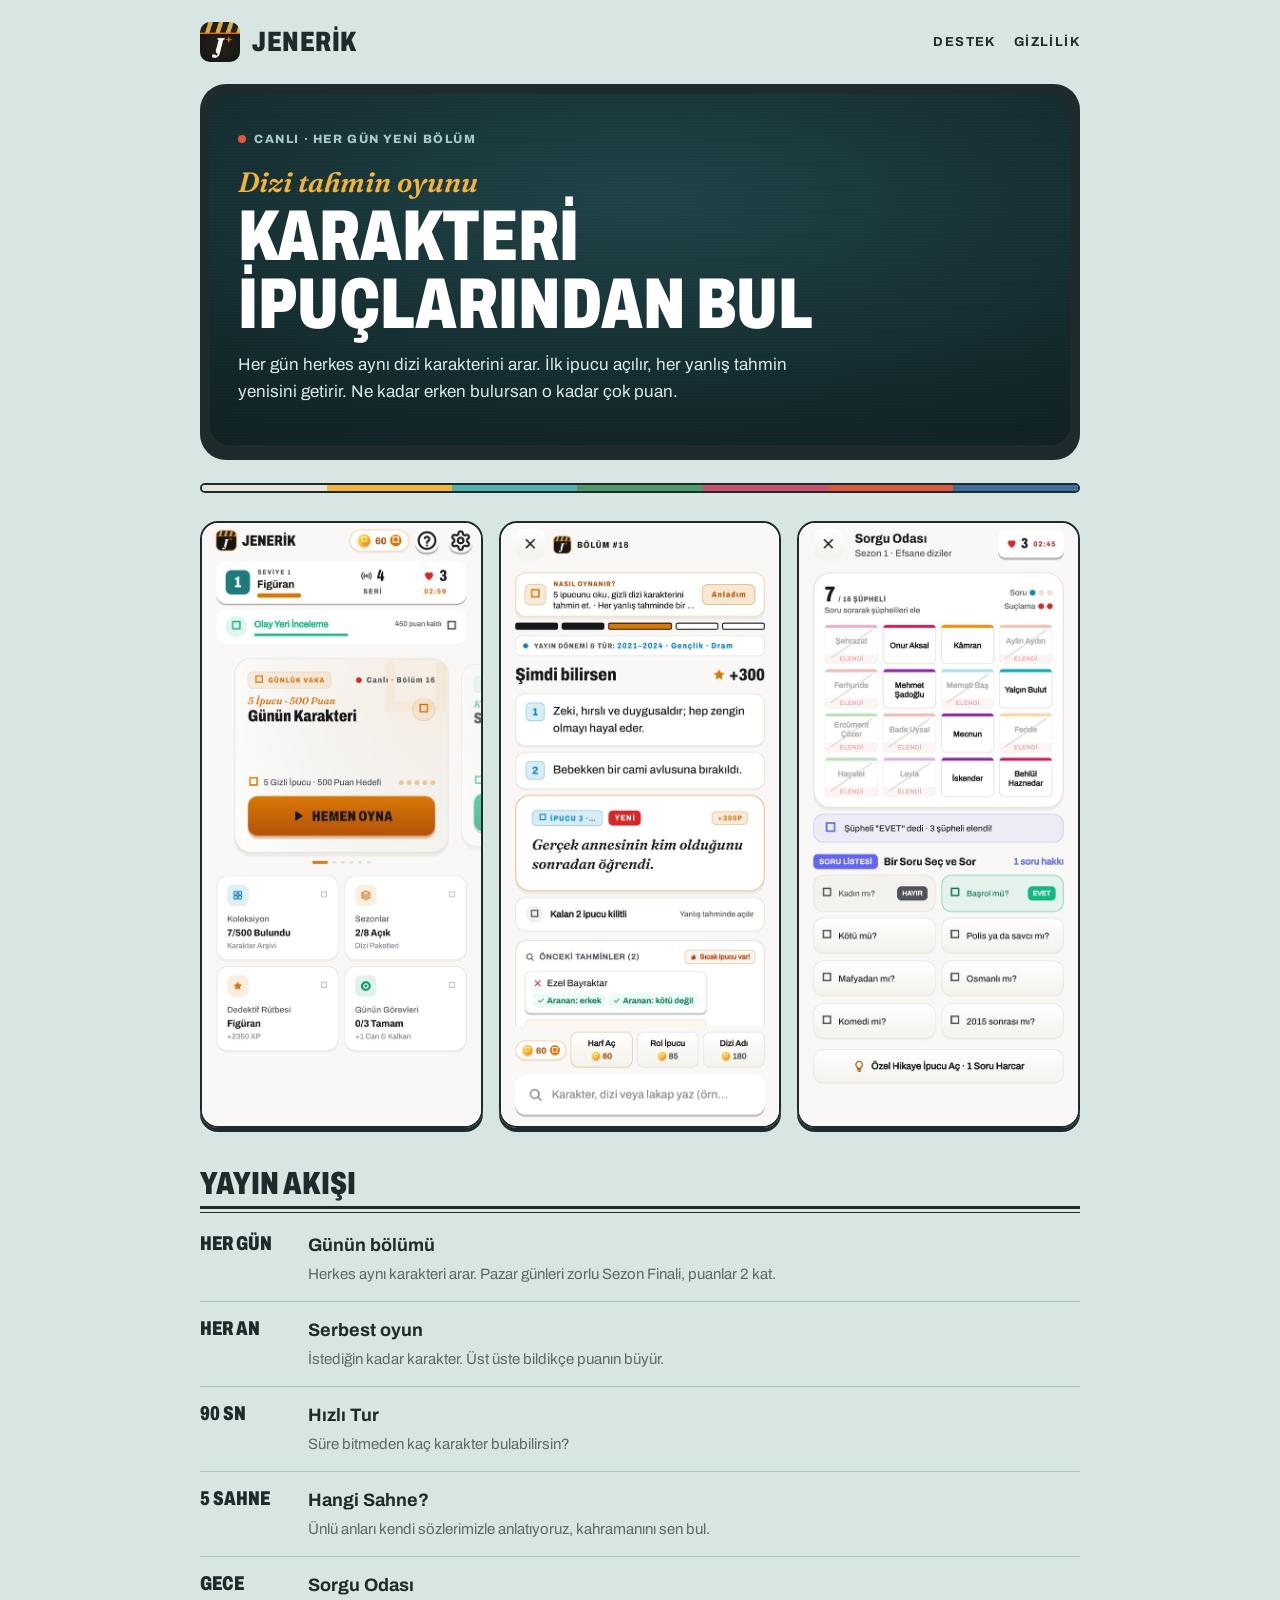
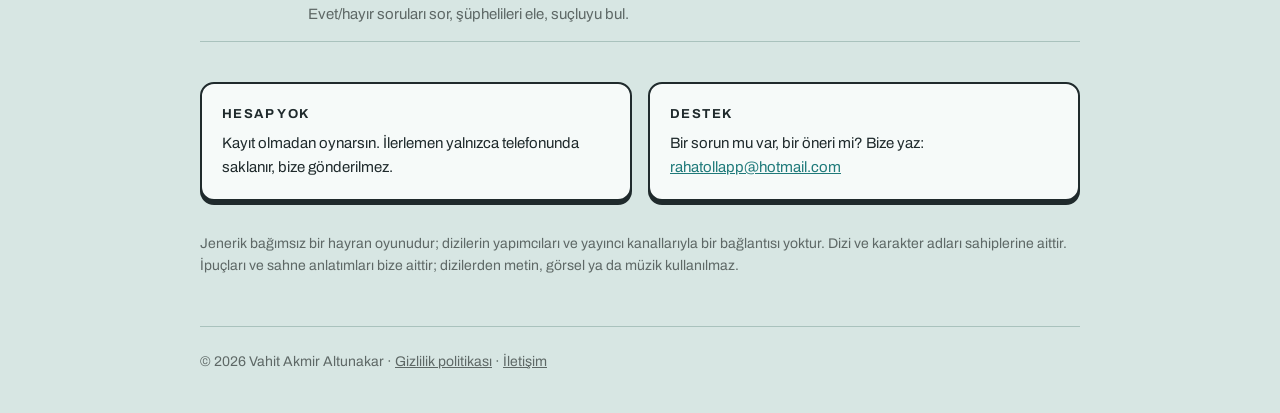
<file: index.html>
<!doctype html>
<html lang="tr">
<head>
  <meta charset="utf-8">
  <meta name="viewport" content="width=device-width, initial-scale=1">
  <title>Jenerik: Dizi Tahmin Oyunu</title>
  <meta name="description" content="Türk dizi karakterlerini ipuçlarından tahmin et. Her gün yeni bir bölüm, beş ipucu, tek karakter.">
  <link rel="icon" href="img/icon.png">
  <link rel="preconnect" href="https://fonts.googleapis.com">
  <link rel="preconnect" href="https://fonts.gstatic.com" crossorigin>
  <link href="https://fonts.googleapis.com/css2?family=Archivo:wdth,wght@62..125,400..900&family=Fraunces:ital,wght@1,600&display=swap" rel="stylesheet">
  <link rel="stylesheet" href="style.css">
</head>
<body>
  <div class="wrap">
    <header class="top">
      <img src="img/icon.png" alt="">
      <a class="brand" href="./">JENERİK</a>
      <nav>
        <a href="#destek">Destek</a>
        <a href="gizlilik.html">Gizlilik</a>
      </nav>
    </header>

    <section class="tv">
      <div class="tube">
        <div class="live">Canlı · Her gün yeni bölüm</div>
        <p class="kicker">Dizi tahmin oyunu</p>
        <h1>Karakteri<br>ipuçlarından bul</h1>
        <p>Her gün herkes aynı dizi karakterini arar. İlk ipucu açılır, her yanlış tahmin yenisini getirir. Ne kadar erken bulursan o kadar çok puan.</p>
      </div>
    </section>

    <div class="bars" aria-hidden="true">
      <span style="background:#e9e4d8"></span><span style="background:#f2b33d"></span><span style="background:#4fb3b0"></span><span style="background:#4e9a6e"></span><span style="background:#c9506e"></span><span style="background:#e0573d"></span><span style="background:#3f6e9e"></span>
    </div>

    <div class="shots">
      <img src="img/home.jpg" width="585" height="1266" alt="Ana sayfa: günün bölümü ve yayın akışı">
      <img src="img/daily.jpg" width="585" height="1266" alt="Günün bölümü: ipuçları ve tahminler">
      <img src="img/interrogation.jpg" width="585" height="1266" alt="Sorgu Odası: 16 şüpheli ve eleme taktiği">
    </div>

    <section class="guide">
      <h2>Yayın akışı</h2>
      <ul>
        <li><b>Her gün</b><div><strong>Günün bölümü</strong><span>Herkes aynı karakteri arar. Pazar günleri zorlu Sezon Finali, puanlar 2 kat.</span></div></li>
        <li><b>Her an</b><div><strong>Serbest oyun</strong><span>İstediğin kadar karakter. Üst üste bildikçe puanın büyür.</span></div></li>
        <li><b>90 sn</b><div><strong>Hızlı Tur</strong><span>Süre bitmeden kaç karakter bulabilirsin?</span></div></li>
        <li><b>5 sahne</b><div><strong>Hangi Sahne?</strong><span>Ünlü anları kendi sözlerimizle anlatıyoruz, kahramanını sen bul.</span></div></li>
        <li><b>Gece</b><div><strong>Sorgu Odası</strong><span>Evet/hayır soruları sor, şüphelileri ele, suçluyu bul.</span></div></li>
      </ul>
    </section>

    <div class="cards">
      <div class="box">
        <h3>Hesap yok</h3>
        <p>Kayıt olmadan oynarsın. İlerlemen yalnızca telefonunda saklanır, bize gönderilmez.</p>
      </div>
      <div class="box" id="destek">
        <h3>Destek</h3>
        <p>Bir sorun mu var, bir öneri mi? Bize yaz: <a href="mailto:rahatollapp@hotmail.com">rahatollapp@hotmail.com</a></p>
      </div>
    </div>

    <p class="note">Jenerik bağımsız bir hayran oyunudur; dizilerin yapımcıları ve yayıncı kanallarıyla bir bağlantısı yoktur. Dizi ve karakter adları sahiplerine aittir. İpuçları ve sahne anlatımları bize aittir; dizilerden metin, görsel ya da müzik kullanılmaz.</p>

    <footer>
      © 2026 Vahit Akmir Altunakar · <a href="gizlilik.html">Gizlilik politikası</a> · <a href="mailto:rahatollapp@hotmail.com">İletişim</a>
    </footer>
  </div>
</body>
</html>
</file>
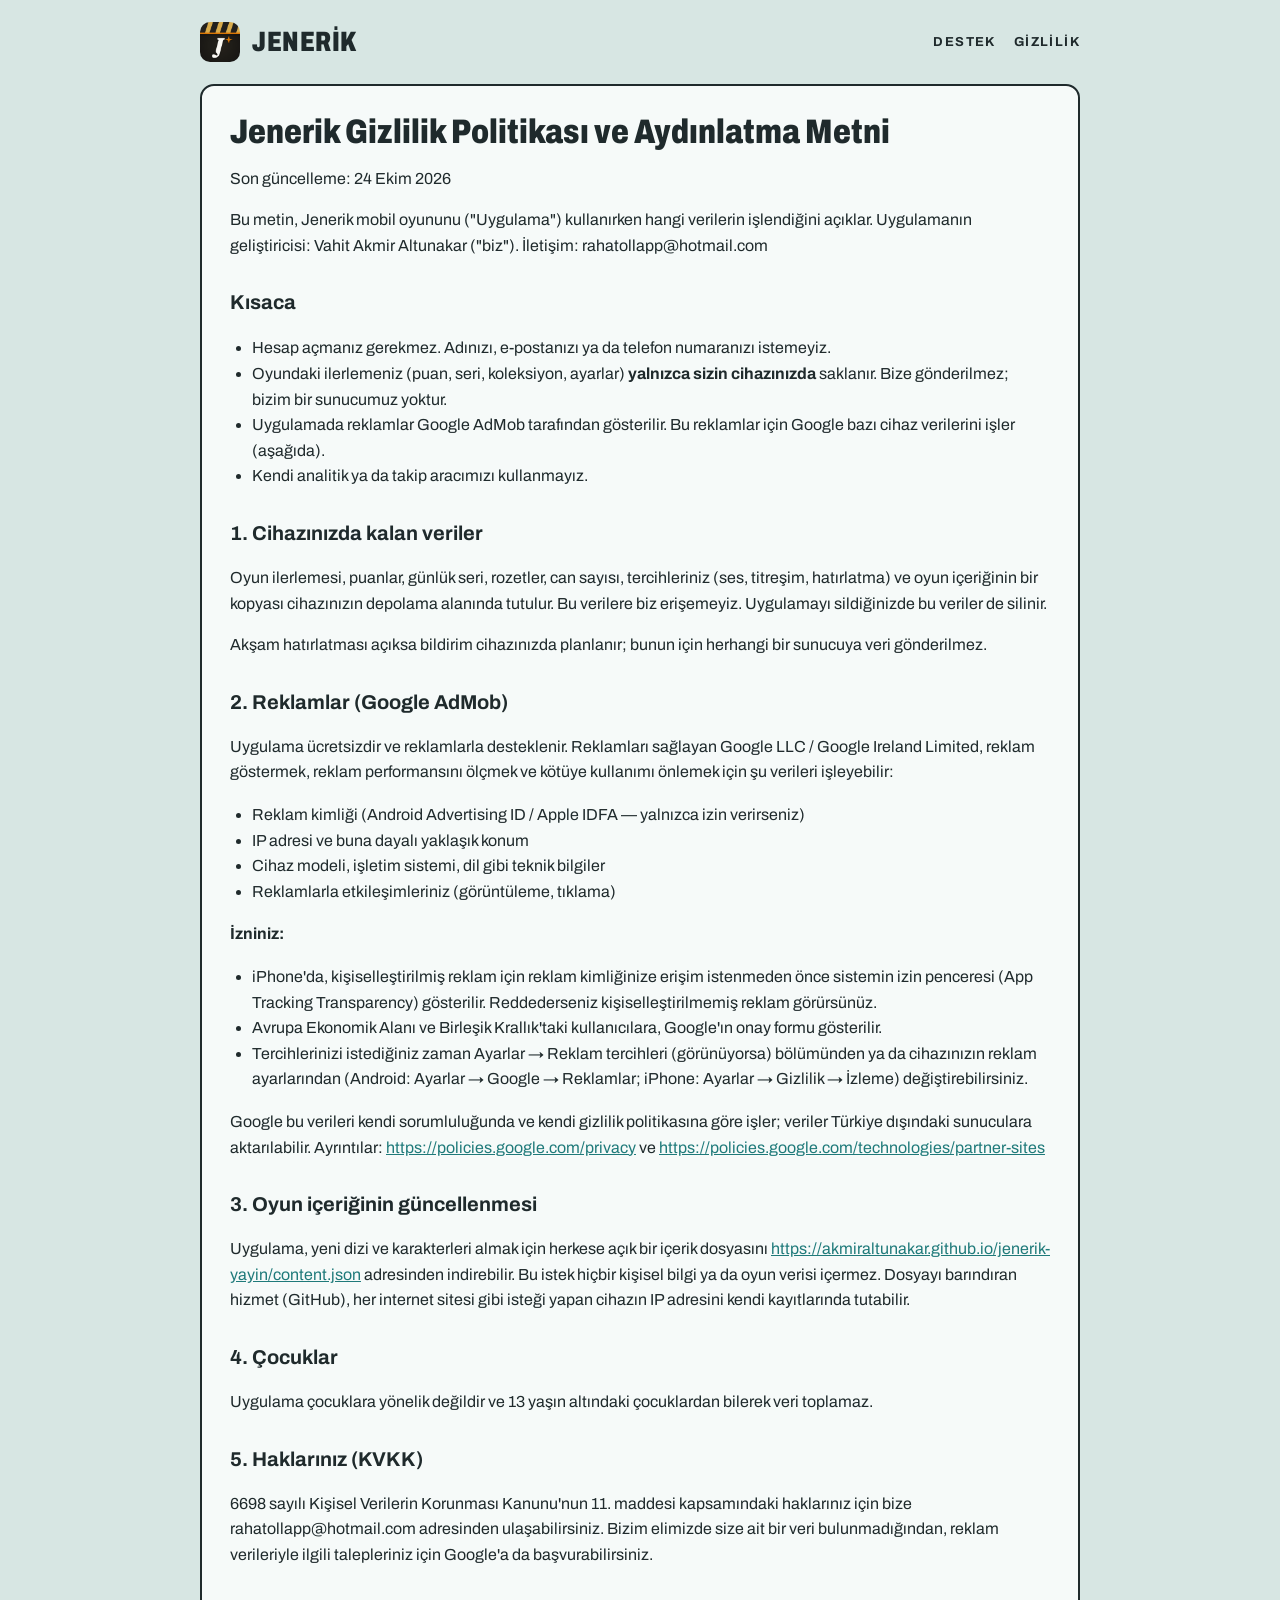
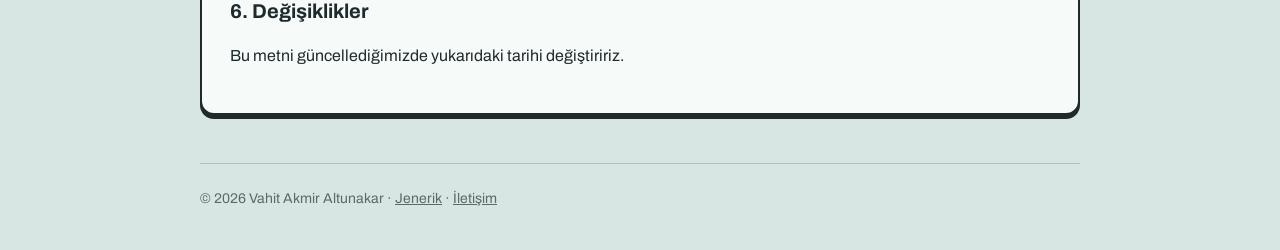
<file: gizlilik.html>
<!doctype html>
<html lang="tr">
<head>
  <meta charset="utf-8">
  <meta name="viewport" content="width=device-width, initial-scale=1">
  <title>Gizlilik Politikası · Jenerik</title>
  <meta name="description" content="Jenerik gizlilik politikası ve KVKK aydınlatma metni.">
  <link rel="icon" href="img/icon.png">
  <link rel="preconnect" href="https://fonts.googleapis.com">
  <link rel="preconnect" href="https://fonts.gstatic.com" crossorigin>
  <link href="https://fonts.googleapis.com/css2?family=Archivo:wdth,wght@62..125,400..900&family=Fraunces:ital,wght@1,600&display=swap" rel="stylesheet">
  <link rel="stylesheet" href="style.css">
</head>
<body>
  <div class="wrap">
    <header class="top">
      <img src="img/icon.png" alt="">
      <a class="brand" href="./">JENERİK</a>
      <nav>
        <a href="./#destek">Destek</a>
        <a href="gizlilik.html">Gizlilik</a>
      </nav>
    </header>

    <article class="box doc">
<h1>Jenerik Gizlilik Politikası ve Aydınlatma Metni</h1>
<p>Son güncelleme: 24 Ekim 2026</p>
<p>Bu metin, Jenerik mobil oyununu ("Uygulama") kullanırken hangi verilerin işlendiğini açıklar. Uygulamanın geliştiricisi: Vahit Akmir Altunakar ("biz"). İletişim: rahatollapp@hotmail.com</p>
<h2>Kısaca</h2>
<ul><li>Hesap açmanız gerekmez. Adınızı, e-postanızı ya da telefon numaranızı istemeyiz.</li><li>Oyundaki ilerlemeniz (puan, seri, koleksiyon, ayarlar) <strong>yalnızca sizin cihazınızda</strong> saklanır. Bize gönderilmez; bizim bir sunucumuz yoktur.</li><li>Uygulamada reklamlar Google AdMob tarafından gösterilir. Bu reklamlar için Google bazı cihaz verilerini işler (aşağıda).</li><li>Kendi analitik ya da takip aracımızı kullanmayız.</li></ul>
<h2>1. Cihazınızda kalan veriler</h2>
<p>Oyun ilerlemesi, puanlar, günlük seri, rozetler, can sayısı, tercihleriniz (ses, titreşim, hatırlatma) ve oyun içeriğinin bir kopyası cihazınızın depolama alanında tutulur. Bu verilere biz erişemeyiz. Uygulamayı sildiğinizde bu veriler de silinir.</p>
<p>Akşam hatırlatması açıksa bildirim cihazınızda planlanır; bunun için herhangi bir sunucuya veri gönderilmez.</p>
<h2>2. Reklamlar (Google AdMob)</h2>
<p>Uygulama ücretsizdir ve reklamlarla desteklenir. Reklamları sağlayan Google LLC / Google Ireland Limited, reklam göstermek, reklam performansını ölçmek ve kötüye kullanımı önlemek için şu verileri işleyebilir:</p>
<ul><li>Reklam kimliği (Android Advertising ID / Apple IDFA — yalnızca izin verirseniz)</li><li>IP adresi ve buna dayalı yaklaşık konum</li><li>Cihaz modeli, işletim sistemi, dil gibi teknik bilgiler</li><li>Reklamlarla etkileşimleriniz (görüntüleme, tıklama)</li></ul>
<p><strong>İzniniz:</strong></p>
<ul><li>iPhone'da, kişiselleştirilmiş reklam için reklam kimliğinize erişim istenmeden önce sistemin izin penceresi (App Tracking Transparency) gösterilir. Reddederseniz kişiselleştirilmemiş reklam görürsünüz.</li><li>Avrupa Ekonomik Alanı ve Birleşik Krallık'taki kullanıcılara, Google'ın onay formu gösterilir.</li><li>Tercihlerinizi istediğiniz zaman Ayarlar → Reklam tercihleri (görünüyorsa) bölümünden ya da cihazınızın reklam ayarlarından (Android: Ayarlar → Google → Reklamlar; iPhone: Ayarlar → Gizlilik → İzleme) değiştirebilirsiniz.</li></ul>
<p>Google bu verileri kendi sorumluluğunda ve kendi gizlilik politikasına göre işler; veriler Türkiye dışındaki sunuculara aktarılabilir. Ayrıntılar: <a href="https://policies.google.com/privacy">https://policies.google.com/privacy</a> ve <a href="https://policies.google.com/technologies/partner-sites">https://policies.google.com/technologies/partner-sites</a></p>
<h2>3. Oyun içeriğinin güncellenmesi</h2>
<p>Uygulama, yeni dizi ve karakterleri almak için herkese açık bir içerik dosyasını <a href="https://akmiraltunakar.github.io/jenerik-yayin/content.json">https://akmiraltunakar.github.io/jenerik-yayin/content.json</a> adresinden indirebilir. Bu istek hiçbir kişisel bilgi ya da oyun verisi içermez. Dosyayı barındıran hizmet (GitHub), her internet sitesi gibi isteği yapan cihazın IP adresini kendi kayıtlarında tutabilir.</p>
<h2>4. Çocuklar</h2>
<p>Uygulama çocuklara yönelik değildir ve 13 yaşın altındaki çocuklardan bilerek veri toplamaz.</p>
<h2>5. Haklarınız (KVKK)</h2>
<p>6698 sayılı Kişisel Verilerin Korunması Kanunu'nun 11. maddesi kapsamındaki haklarınız için bize rahatollapp@hotmail.com adresinden ulaşabilirsiniz. Bizim elimizde size ait bir veri bulunmadığından, reklam verileriyle ilgili talepleriniz için Google'a da başvurabilirsiniz.</p>
<h2>6. Değişiklikler</h2>
<p>Bu metni güncellediğimizde yukarıdaki tarihi değiştiririz.</p>
    </article>

    <footer>
      © 2026 Vahit Akmir Altunakar · <a href="./">Jenerik</a> · <a href="mailto:rahatollapp@hotmail.com">İletişim</a>
    </footer>
  </div>
</body>
</html>
</file>
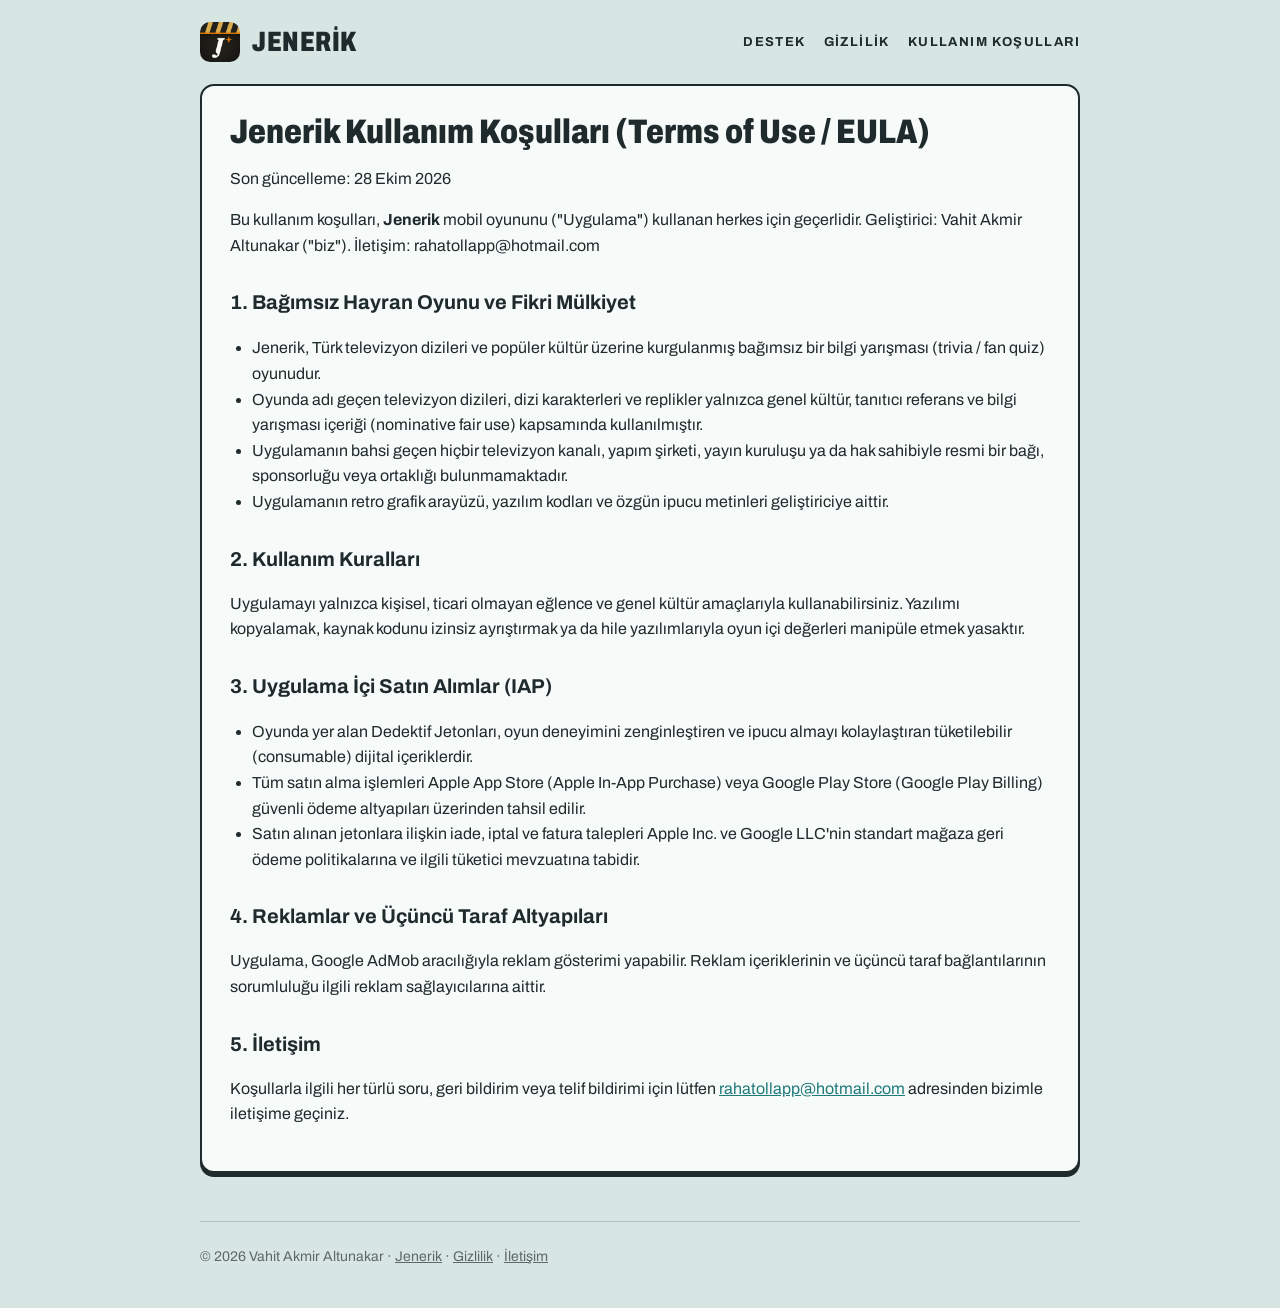
<file: kullanim-sartlari.html>
<!doctype html>
<html lang="tr">
<head>
  <meta charset="utf-8">
  <meta name="viewport" content="width=device-width, initial-scale=1">
  <title>Kullanım Koşulları (EULA) · Jenerik</title>
  <meta name="description" content="Jenerik mobil oyunu kullanım şartları ve son kullanıcı lisans sözleşmesi.">
  <link rel="icon" href="img/icon.png">
  <link rel="preconnect" href="https://fonts.googleapis.com">
  <link rel="preconnect" href="https://fonts.gstatic.com" crossorigin>
  <link href="https://fonts.googleapis.com/css2?family=Archivo:wdth,wght@62..125,400..900&family=Fraunces:ital,wght@1,600&display=swap" rel="stylesheet">
  <link rel="stylesheet" href="style.css">
</head>
<body>
  <div class="wrap">
    <header class="top">
      <img src="img/icon.png" alt="">
      <a class="brand" href="./">JENERİK</a>
      <nav>
        <a href="./#destek">Destek</a>
        <a href="gizlilik.html">Gizlilik</a>
        <a href="kullanim-sartlari.html">Kullanım Koşulları</a>
      </nav>
    </header>

    <article class="box doc">
      <h1>Jenerik Kullanım Koşulları (Terms of Use / EULA)</h1>
      <p>Son güncelleme: 28 Ekim 2026</p>
      <p>Bu kullanım koşulları, <strong>Jenerik</strong> mobil oyununu ("Uygulama") kullanan herkes için geçerlidir. Geliştirici: Vahit Akmir Altunakar ("biz"). İletişim: rahatollapp@hotmail.com</p>

      <h2>1. Bağımsız Hayran Oyunu ve Fikri Mülkiyet</h2>
      <ul>
        <li>Jenerik, Türk televizyon dizileri ve popüler kültür üzerine kurgulanmış bağımsız bir bilgi yarışması (trivia / fan quiz) oyunudur.</li>
        <li>Oyunda adı geçen televizyon dizileri, dizi karakterleri ve replikler yalnızca genel kültür, tanıtıcı referans ve bilgi yarışması içeriği (nominative fair use) kapsamında kullanılmıştır.</li>
        <li>Uygulamanın bahsi geçen hiçbir televizyon kanalı, yapım şirketi, yayın kuruluşu ya da hak sahibiyle resmi bir bağı, sponsorluğu veya ortaklığı bulunmamaktadır.</li>
        <li>Uygulamanın retro grafik arayüzü, yazılım kodları ve özgün ipucu metinleri geliştiriciye aittir.</li>
      </ul>

      <h2>2. Kullanım Kuralları</h2>
      <p>Uygulamayı yalnızca kişisel, ticari olmayan eğlence ve genel kültür amaçlarıyla kullanabilirsiniz. Yazılımı kopyalamak, kaynak kodunu izinsiz ayrıştırmak ya da hile yazılımlarıyla oyun içi değerleri manipüle etmek yasaktır.</p>

      <h2>3. Uygulama İçi Satın Alımlar (IAP)</h2>
      <ul>
        <li>Oyunda yer alan Dedektif Jetonları, oyun deneyimini zenginleştiren ve ipucu almayı kolaylaştıran tüketilebilir (consumable) dijital içeriklerdir.</li>
        <li>Tüm satın alma işlemleri Apple App Store (Apple In-App Purchase) veya Google Play Store (Google Play Billing) güvenli ödeme altyapıları üzerinden tahsil edilir.</li>
        <li>Satın alınan jetonlara ilişkin iade, iptal ve fatura talepleri Apple Inc. ve Google LLC'nin standart mağaza geri ödeme politikalarına ve ilgili tüketici mevzuatına tabidir.</li>
      </ul>

      <h2>4. Reklamlar ve Üçüncü Taraf Altyapıları</h2>
      <p>Uygulama, Google AdMob aracılığıyla reklam gösterimi yapabilir. Reklam içeriklerinin ve üçüncü taraf bağlantılarının sorumluluğu ilgili reklam sağlayıcılarına aittir.</p>

      <h2>5. İletişim</h2>
      <p>Koşullarla ilgili her türlü soru, geri bildirim veya telif bildirimi için lütfen <a href="mailto:rahatollapp@hotmail.com">rahatollapp@hotmail.com</a> adresinden bizimle iletişime geçiniz.</p>
    </article>

    <footer>
      © 2026 Vahit Akmir Altunakar · <a href="./">Jenerik</a> · <a href="gizlilik.html">Gizlilik</a> · <a href="mailto:rahatollapp@hotmail.com">İletişim</a>
    </footer>
  </div>
</body>
</html>
</file>
<file: style.css>
:root {
  --bg: #d7e6e3;
  --surface: #f6faf9;
  --ink: #1f2a2c;
  --ink-soft: #5e6866;
  --night: #13282b;
  --night-raised: #1e3a3e;
  --on-night: #a9c9c6;
  --gold: #f2b33d;
  --coral: #e0573d;
  --teal: #1f7a7a;
}

* { box-sizing: border-box; }

html { -webkit-text-size-adjust: 100%; }

body {
  margin: 0;
  background: var(--bg);
  color: var(--ink);
  font: 400 17px/1.6 'Archivo', system-ui, sans-serif;
}

a { color: var(--teal); }

.wrap {
  max-width: 920px;
  margin: 0 auto;
  padding: 0 20px;
}

.top {
  display: flex;
  align-items: center;
  gap: 12px;
  padding: 22px 0;
}
.top img { width: 40px; height: 40px; border-radius: 10px; }
.top a.brand {
  font: 850 28px/1 'Archivo', sans-serif;
  font-stretch: 72%;
  color: var(--ink);
  text-decoration: none;
  letter-spacing: 0.5px;
}
.top nav { margin-left: auto; display: flex; gap: 18px; }
.top nav a {
  color: var(--ink);
  font-weight: 700;
  font-size: 13px;
  letter-spacing: 1.4px;
  text-decoration: none;
  text-transform: uppercase;
}

.box {
  background: var(--surface);
  border: 2px solid var(--ink);
  border-radius: 14px;
  box-shadow: 0 4px 0 var(--ink);
}

.tv {
  background: var(--ink);
  border-radius: 26px;
  padding: 10px;
  box-shadow: 0 5px 0 var(--ink);
}
.tube {
  border-radius: 20px;
  padding: 36px 28px 40px;
  color: #fff;
  background:
    repeating-linear-gradient(0deg, rgba(0,0,0,.07) 0 1px, transparent 1px 3px),
    radial-gradient(120% 110% at 50% 30%, #21464a, var(--night) 60%, #0b191b);
}
.tube .live {
  font-weight: 800;
  font-size: 12px;
  letter-spacing: 1.6px;
  color: var(--on-night);
  text-transform: uppercase;
}
.tube .live::before {
  content: '';
  display: inline-block;
  width: 8px; height: 8px;
  margin-right: 8px;
  border-radius: 50%;
  background: var(--coral);
}
.tube .kicker {
  margin: 18px 0 0;
  font: italic 600 28px/1.1 'Fraunces', serif;
  color: var(--gold);
}
.tube h1 {
  margin: 4px 0 12px;
  font: 850 clamp(40px, 9vw, 72px)/0.95 'Archivo', sans-serif;
  font-stretch: 72%;
  text-transform: uppercase;
}
.tube p { margin: 0; max-width: 34em; color: #dbe9e7; }

.bars {
  display: flex;
  height: 10px;
  margin: 28px 0;
  border: 2px solid var(--ink);
  border-radius: 10px;
  overflow: hidden;
}
.bars span { flex: 1; }

.shots {
  display: grid;
  grid-template-columns: repeat(3, 1fr);
  gap: 16px;
}
.shots img {
  width: 100%;
  height: auto;
  display: block;
  border: 2px solid var(--ink);
  border-radius: 18px;
  box-shadow: 0 4px 0 var(--ink);
}

.guide { margin: 40px 0 0; }
.guide h2 {
  margin: 0;
  padding-bottom: 6px;
  font: 850 32px/1 'Archivo', sans-serif;
  font-stretch: 72%;
  text-transform: uppercase;
  border-bottom: 3px solid var(--ink);
  box-shadow: 0 3px 0 var(--bg), 0 4px 0 var(--ink);
}
.guide ul { list-style: none; margin: 8px 0 0; padding: 0; }
.guide li {
  display: grid;
  grid-template-columns: 96px 1fr;
  gap: 12px;
  padding: 14px 0;
  border-bottom: 1px solid #a9c2bd;
}
.guide li b {
  font: 850 20px/1.2 'Archivo', sans-serif;
  font-stretch: 72%;
  text-transform: uppercase;
}
.guide li strong { display: block; font-size: 18px; }
.guide li span { color: var(--ink-soft); font-size: 15px; }

.cards {
  display: grid;
  grid-template-columns: 1fr 1fr;
  gap: 16px;
  margin-top: 40px;
}
.cards .box { padding: 20px; }
.cards h3 {
  margin: 0 0 6px;
  font-size: 13px;
  letter-spacing: 1.4px;
  text-transform: uppercase;
}
.cards p { margin: 0; font-size: 15px; }

.note {
  margin: 32px 0 0;
  font-size: 14px;
  color: var(--ink-soft);
}

footer {
  margin: 48px 0 0;
  padding: 24px 0 40px;
  border-top: 1px solid #a9c2bd;
  font-size: 14px;
  color: var(--ink-soft);
}
footer a { color: var(--ink-soft); }

/* Privacy policy */
.doc { padding: 28px; margin-bottom: 8px; }
.doc h1 {
  margin: 0 0 8px;
  font: 850 34px/1.05 'Archivo', sans-serif;
  font-stretch: 80%;
}
.doc h2 { margin: 28px 0 6px; font-size: 20px; }
.doc p, .doc li { font-size: 16px; }
.doc ul { padding-left: 22px; }

@media (max-width: 640px) {
  .shots { grid-template-columns: 1fr 1fr; }
  .shots img:nth-child(3) { display: none; }
  .cards { grid-template-columns: 1fr; }
  .guide li { grid-template-columns: 74px 1fr; }
  .tube { padding: 28px 20px 30px; }
  .doc { padding: 20px; }
}
</file>
